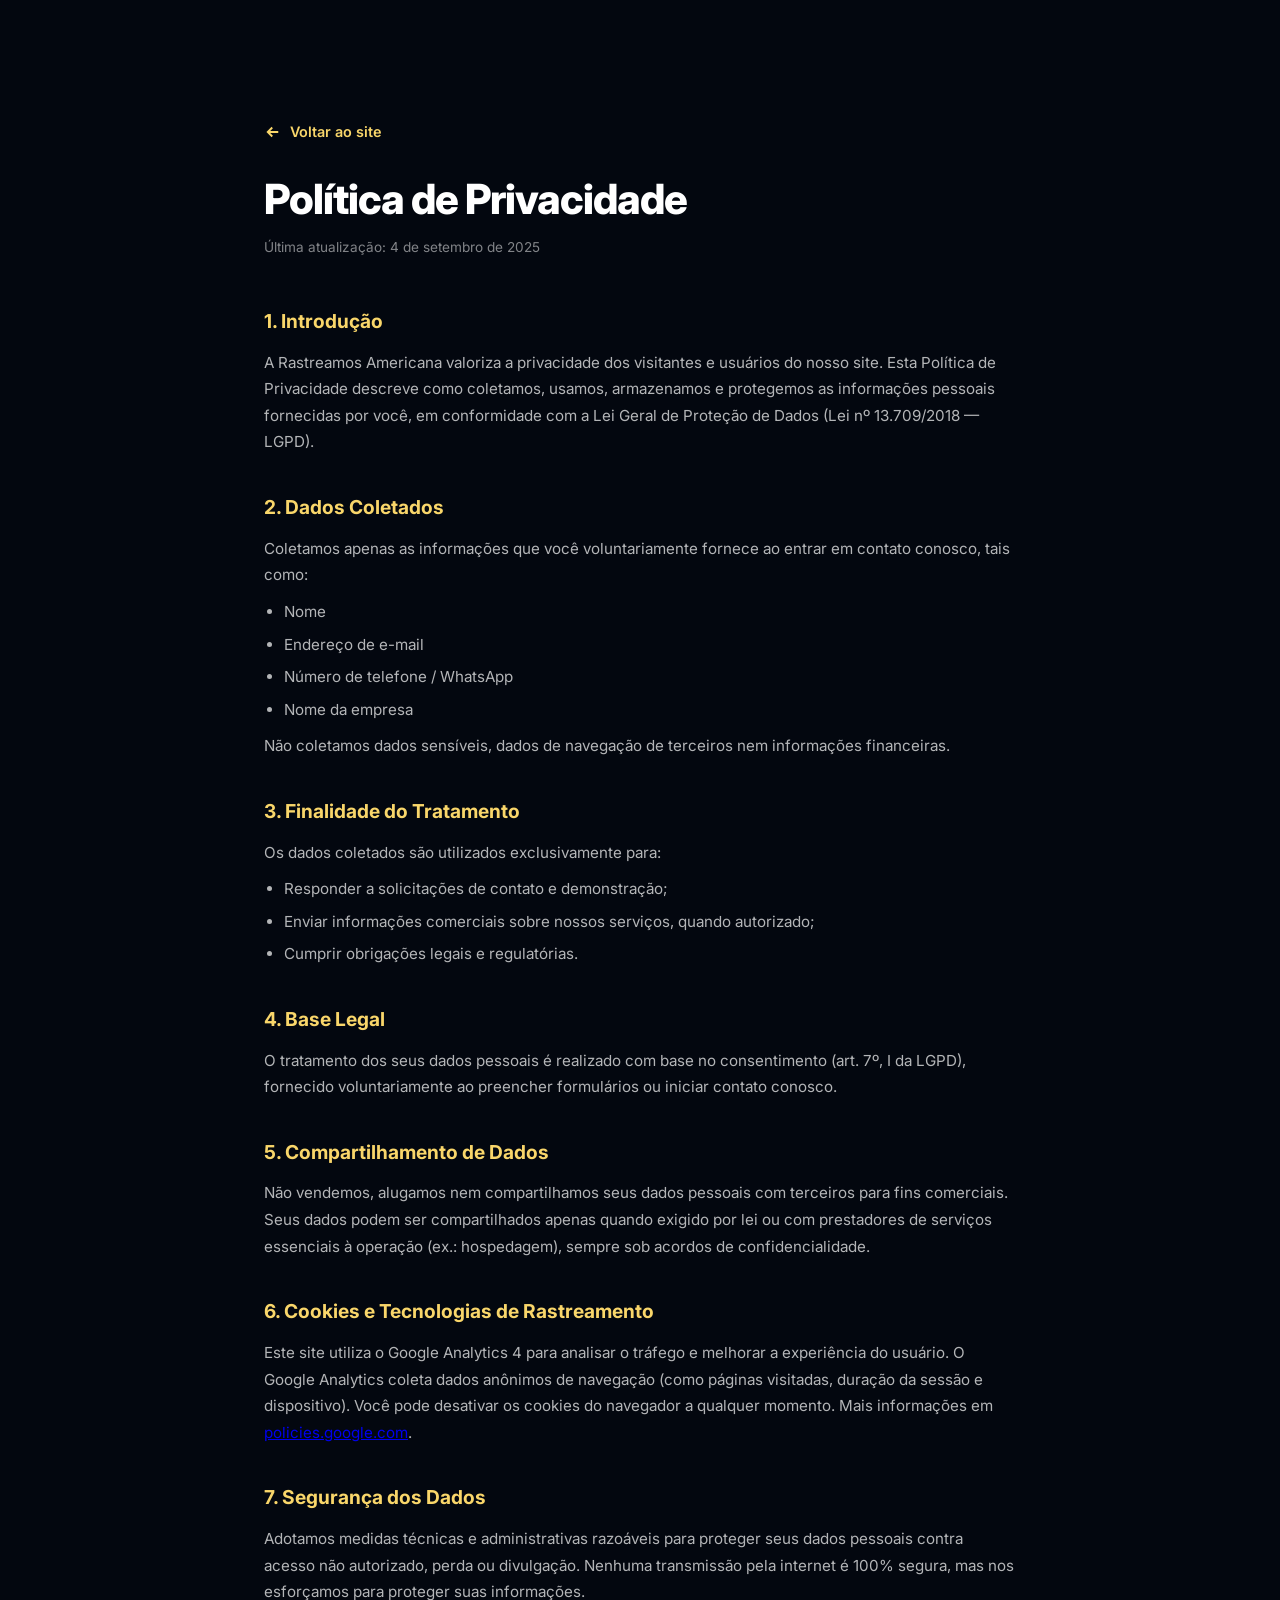
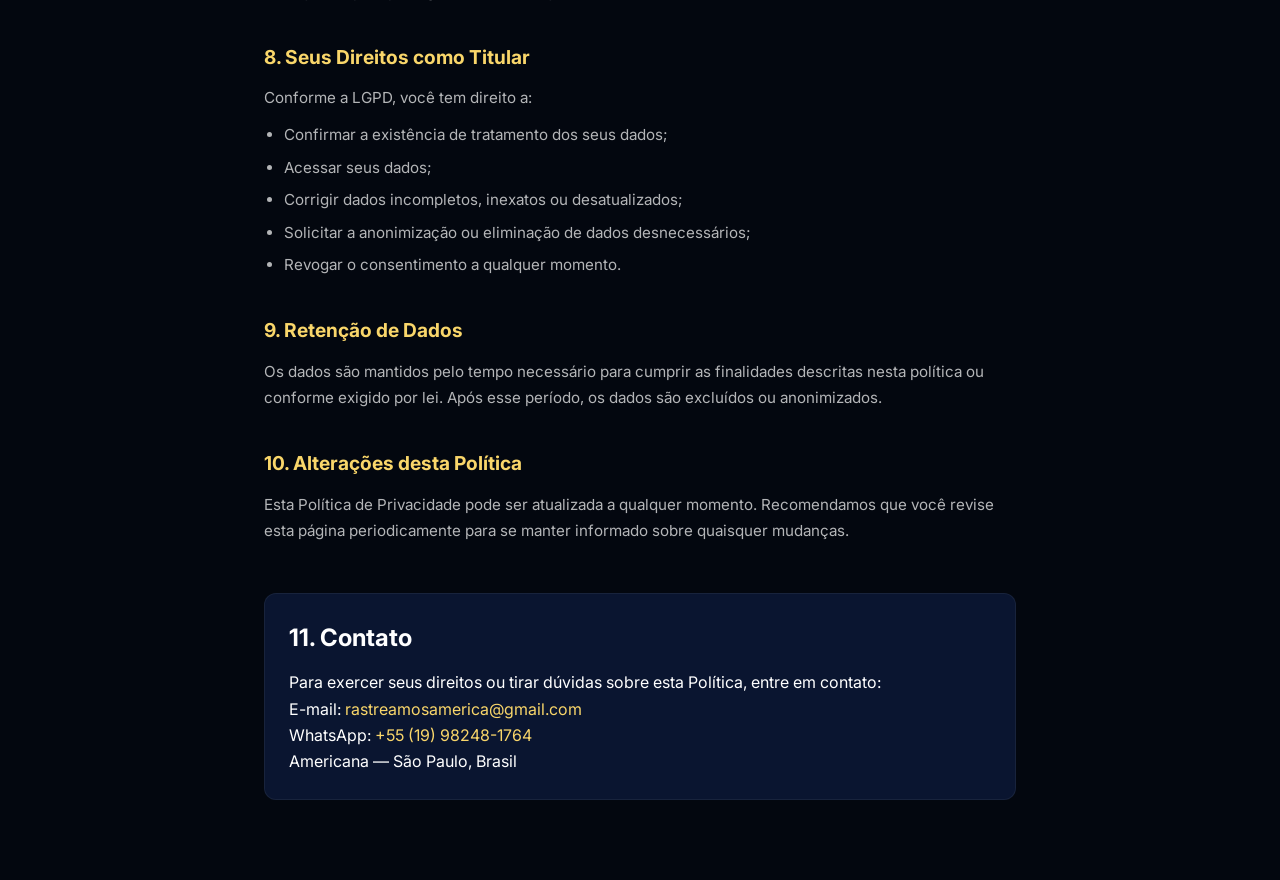
<file: public/privacy.html>
<!doctype html>
<html lang="pt-BR">
  <head>
    <meta charset="UTF-8" />
    <link rel="icon" type="image/svg+xml" href="/logo.svg" />
    <meta name="viewport" content="width=device-width, initial-scale=1.0" />
    <meta name="robots" content="index, follow" />
    <title>Política de Privacidade | Rastreamos Americana</title>
    <link rel="preconnect" href="https://fonts.googleapis.com" />
    <link rel="preconnect" href="https://fonts.gstatic.com" crossorigin />
    <link href="https://fonts.googleapis.com/css2?family=Inter:wght@300;400;500;600;700;800;900&display=swap" rel="stylesheet" />
    <script async src="https://www.googletagmanager.com/gtag/js?id=G-K1RCCF49QQ"></script>
    <script>
      window.dataLayer = window.dataLayer || [];
      function gtag(){dataLayer.push(arguments);}
      gtag('js', new Date());
      gtag('config', 'G-K1RCCF49QQ');
    </script>
    <style>
      :root {
        --navy-900: #060d1f;
        --navy-950: #03070f;
        --navy-800: #0a1530;
        --navy-700: #0f1d3d;
        --yellow-500: #F7C948;
        --yellow-400: #F9D66A;
        --white: #ffffff;
        --white-70: rgba(255, 255, 255, 0.7);
        --white-50: rgba(255, 255, 255, 0.5);
        --font: 'Inter', system-ui, -apple-system, sans-serif;
      }
      * { margin: 0; padding: 0; box-sizing: border-box; }
      body {
        font-family: var(--font);
        background: var(--navy-950);
        color: var(--white);
        line-height: 1.65;
        -webkit-font-smoothing: antialiased;
        -moz-osx-font-smoothing: grayscale;
      }
      .pp-wrapper { max-width: 800px; margin: 0 auto; padding: 120px 24px 80px; }
      .pp-back {
        display: inline-flex;
        align-items: center;
        gap: 8px;
        color: var(--yellow-400);
        text-decoration: none;
        font-size: 0.9rem;
        font-weight: 600;
        margin-bottom: 32px;
        transition: color 0.2s;
      }
      .pp-back:hover { color: var(--yellow-500); }
      .pp-title {
        font-size: clamp(1.8rem, 4vw, 2.6rem);
        font-weight: 800;
        line-height: 1.15;
        letter-spacing: -0.025em;
        margin-bottom: 12px;
      }
      .pp-updated {
        font-size: 0.85rem;
        color: var(--white-50);
        margin-bottom: 48px;
      }
      .pp-section { margin-bottom: 36px; }
      .pp-section h2 {
        font-size: 1.2rem;
        font-weight: 700;
        color: var(--yellow-400);
        margin-bottom: 12px;
      }
      .pp-section p, .pp-section li {
        font-size: 0.95rem;
        color: var(--white-70);
        line-height: 1.75;
        margin-bottom: 10px;
      }
      .pp-section ul { padding-left: 20px; margin-bottom: 10px; }
      .pp-section ul li { margin-bottom: 6px; }
      .pp-contact {
        margin-top: 48px;
        padding: 24px;
        background: var(--navy-800);
        border: 1px solid rgba(255,255,255,0.06);
        border-radius: 12px;
      }
      .pp-contact h2 { margin-bottom: 12px; }
      .pp-contact a {
        color: var(--yellow-400);
        text-decoration: none;
      }
      .pp-contact a:hover { text-decoration: underline; }
    </style>
  </head>
  <body>
    <div class="pp-wrapper">
      <a href="/" class="pp-back">
        <svg width="18" height="18" viewBox="0 0 24 24" fill="none" stroke="currentColor" stroke-width="2.5"><path d="M19 12H5M11 18l-6-6 6-6"/></svg>
        Voltar ao site
      </a>
      <h1 class="pp-title">Política de Privacidade</h1>
      <p class="pp-updated">Última atualização: 4 de setembro de 2025</p>

      <div class="pp-section">
        <h2>1. Introdução</h2>
        <p>A Rastreamos Americana valoriza a privacidade dos visitantes e usuários do nosso site. Esta Política de Privacidade descreve como coletamos, usamos, armazenamos e protegemos as informações pessoais fornecidas por você, em conformidade com a Lei Geral de Proteção de Dados (Lei nº 13.709/2018 — LGPD).</p>
      </div>

      <div class="pp-section">
        <h2>2. Dados Coletados</h2>
        <p>Coletamos apenas as informações que você voluntariamente fornece ao entrar em contato conosco, tais como:</p>
        <ul>
          <li>Nome</li>
          <li>Endereço de e-mail</li>
          <li>Número de telefone / WhatsApp</li>
          <li>Nome da empresa</li>
        </ul>
        <p>Não coletamos dados sensíveis, dados de navegação de terceiros nem informações financeiras.</p>
      </div>

      <div class="pp-section">
        <h2>3. Finalidade do Tratamento</h2>
        <p>Os dados coletados são utilizados exclusivamente para:</p>
        <ul>
          <li>Responder a solicitações de contato e demonstração;</li>
          <li>Enviar informações comerciais sobre nossos serviços, quando autorizado;</li>
          <li>Cumprir obrigações legais e regulatórias.</li>
        </ul>
      </div>

      <div class="pp-section">
        <h2>4. Base Legal</h2>
        <p>O tratamento dos seus dados pessoais é realizado com base no consentimento (art. 7º, I da LGPD), fornecido voluntariamente ao preencher formulários ou iniciar contato conosco.</p>
      </div>

      <div class="pp-section">
        <h2>5. Compartilhamento de Dados</h2>
        <p>Não vendemos, alugamos nem compartilhamos seus dados pessoais com terceiros para fins comerciais. Seus dados podem ser compartilhados apenas quando exigido por lei ou com prestadores de serviços essenciais à operação (ex.: hospedagem), sempre sob acordos de confidencialidade.</p>
      </div>

      <div class="pp-section">
        <h2>6. Cookies e Tecnologias de Rastreamento</h2>
        <p>Este site utiliza o Google Analytics 4 para analisar o tráfego e melhorar a experiência do usuário. O Google Analytics coleta dados anônimos de navegação (como páginas visitadas, duração da sessão e dispositivo). Você pode desativar os cookies do navegador a qualquer momento. Mais informações em <a href="https://policies.google.com/technologies/cookies" target="_blank" rel="noopener">policies.google.com</a>.</p>
      </div>

      <div class="pp-section">
        <h2>7. Segurança dos Dados</h2>
        <p>Adotamos medidas técnicas e administrativas razoáveis para proteger seus dados pessoais contra acesso não autorizado, perda ou divulgação. Nenhuma transmissão pela internet é 100% segura, mas nos esforçamos para proteger suas informações.</p>
      </div>

      <div class="pp-section">
        <h2>8. Seus Direitos como Titular</h2>
        <p>Conforme a LGPD, você tem direito a:</p>
        <ul>
          <li>Confirmar a existência de tratamento dos seus dados;</li>
          <li>Acessar seus dados;</li>
          <li>Corrigir dados incompletos, inexatos ou desatualizados;</li>
          <li>Solicitar a anonimização ou eliminação de dados desnecessários;</li>
          <li>Revogar o consentimento a qualquer momento.</li>
        </ul>
      </div>

      <div class="pp-section">
        <h2>9. Retenção de Dados</h2>
        <p>Os dados são mantidos pelo tempo necessário para cumprir as finalidades descritas nesta política ou conforme exigido por lei. Após esse período, os dados são excluídos ou anonimizados.</p>
      </div>

      <div class="pp-section">
        <h2>10. Alterações desta Política</h2>
        <p>Esta Política de Privacidade pode ser atualizada a qualquer momento. Recomendamos que você revise esta página periodicamente para se manter informado sobre quaisquer mudanças.</p>
      </div>

      <div class="pp-contact">
        <h2>11. Contato</h2>
        <p>Para exercer seus direitos ou tirar dúvidas sobre esta Política, entre em contato:</p>
        <p>
          E-mail: <a href="mailto:rastreamosamerica@gmail.com">rastreamosamerica@gmail.com</a><br />
          WhatsApp: <a href="https://wa.me/5519982481764" target="_blank" rel="noopener">+55 (19) 98248-1764</a><br />
          Americana — São Paulo, Brasil
        </p>
      </div>
    </div>
  </body>
</html>
</file>
